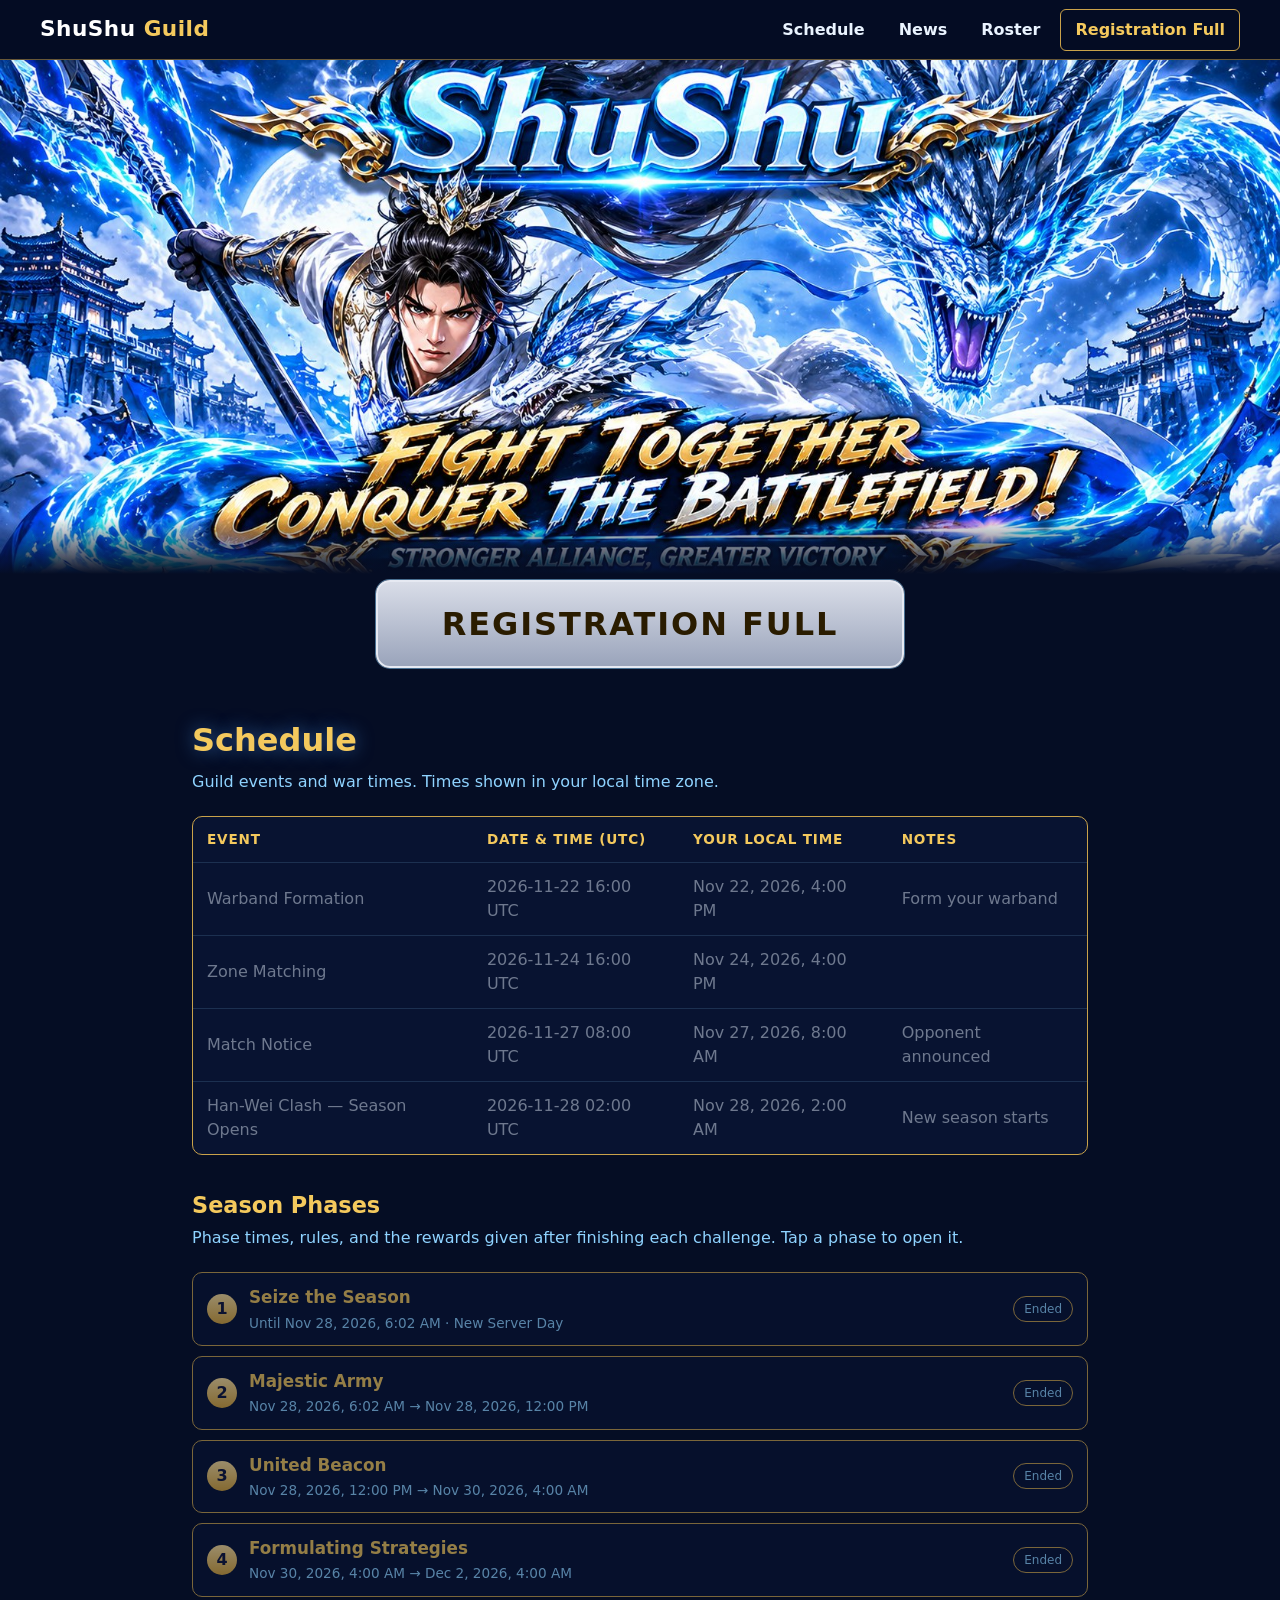
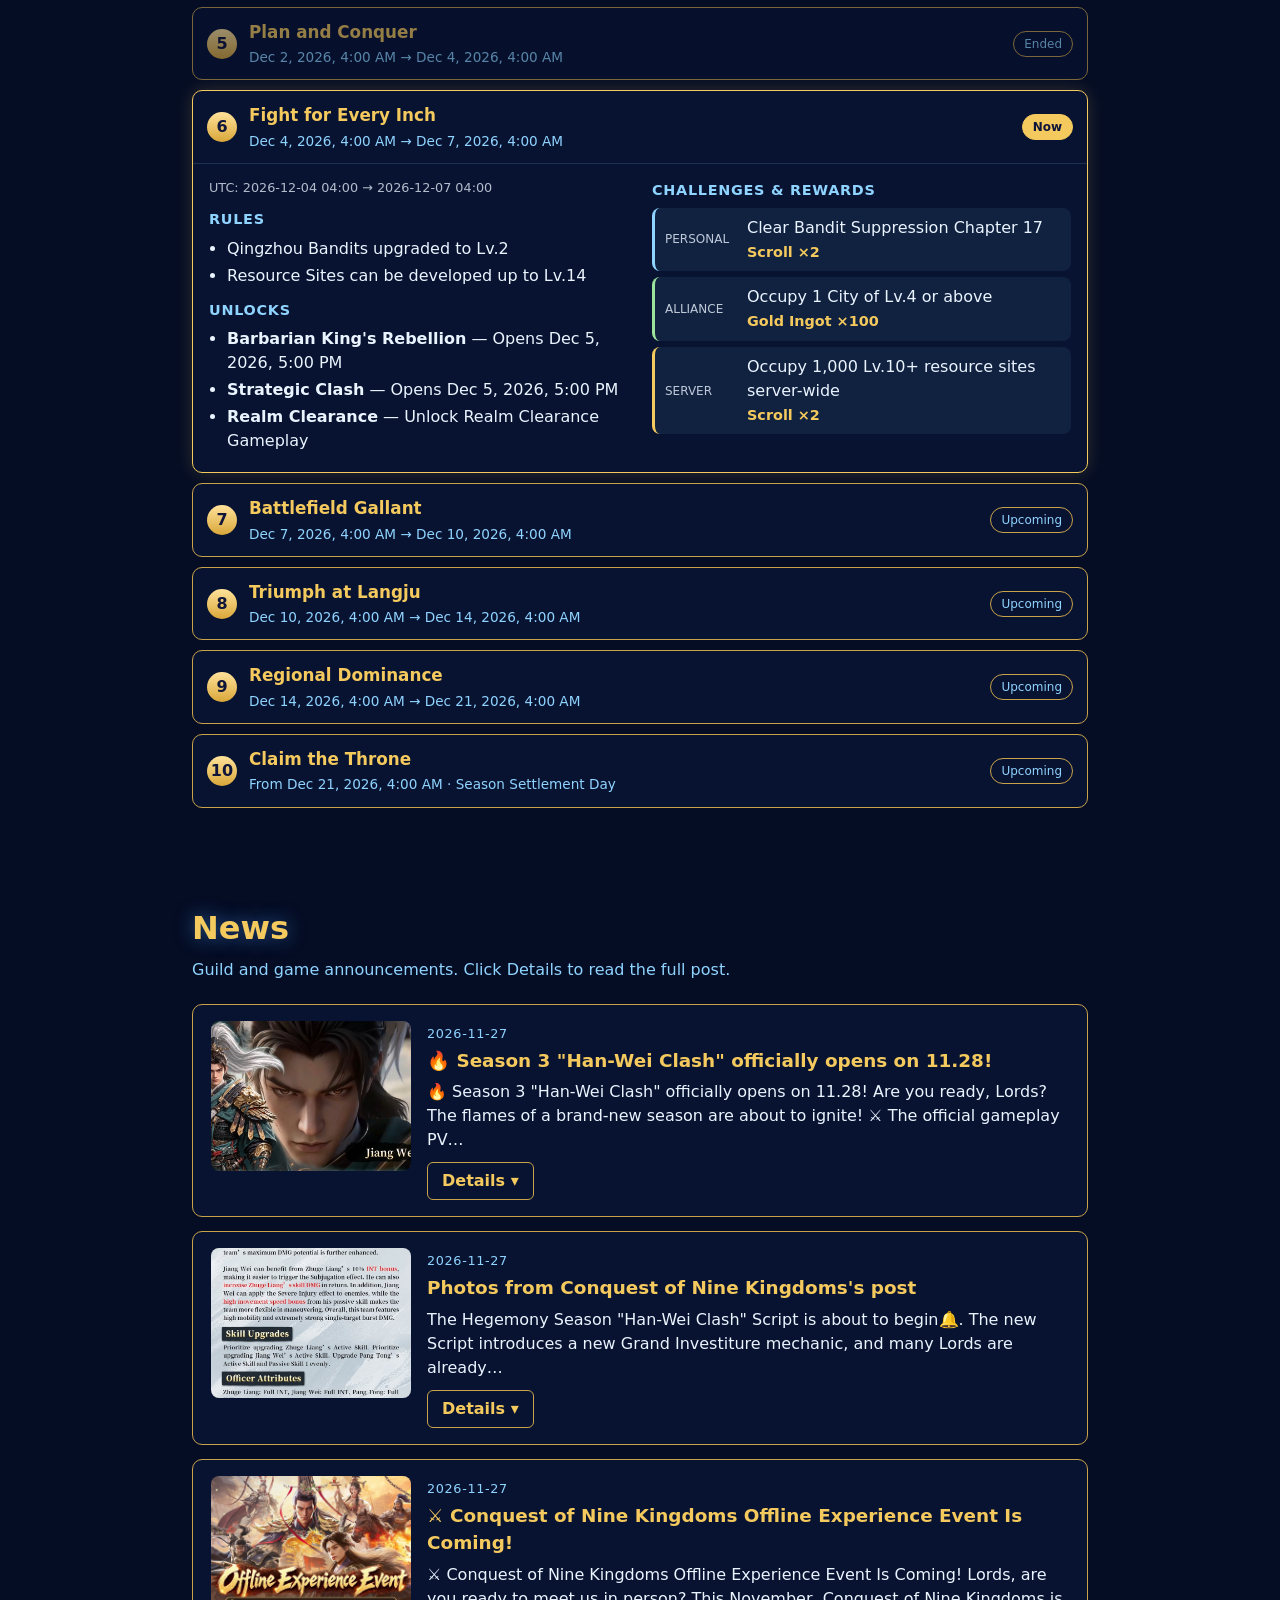
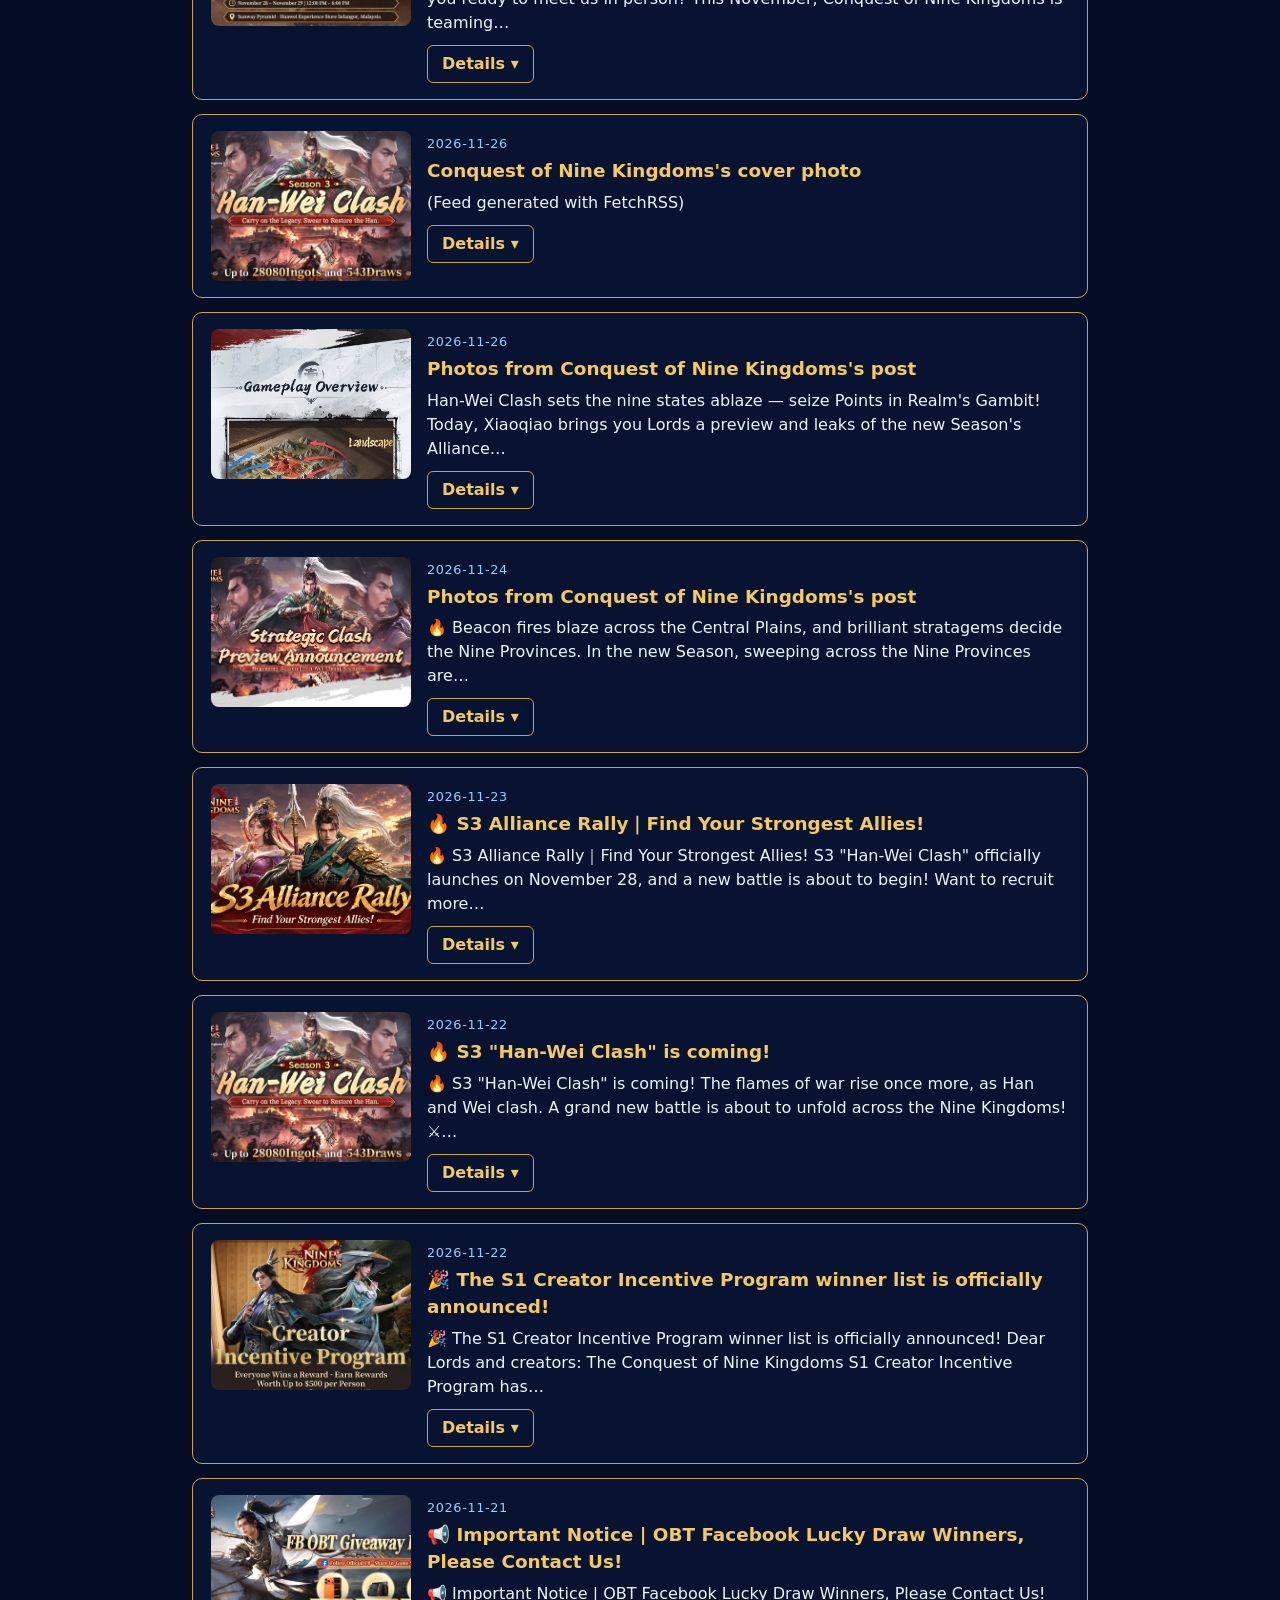
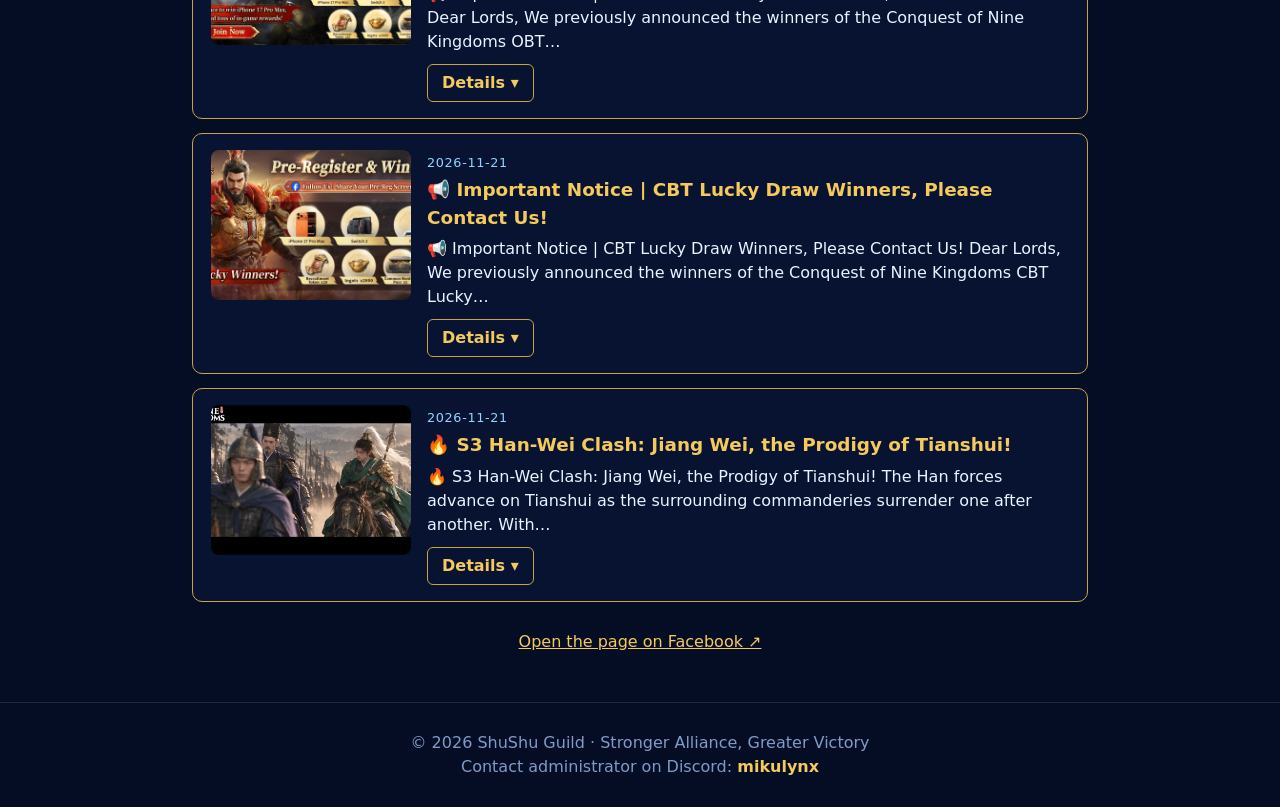
<file: index.html>
<!DOCTYPE html>
<html lang="en">
<head>
<meta charset="UTF-8">
<meta name="viewport" content="width=device-width, initial-scale=1">
<title>ShuShu Guild — Fight Together, Conquer the Battlefield</title>
<meta name="description" content="ShuShu Guild — Season 3 registration and schedule.">
<link rel="stylesheet" href="css/style.css">
</head>
<body>

<header class="nav">
  <a class="brand" href="#top">ShuShu <span>Guild</span></a>
  <button class="burger" aria-label="Menu" onclick="document.body.classList.toggle('open')">☰</button>
  <nav>
    <a href="#schedule">Schedule</a>
    <a href="#news">News</a>
    <a href="season3.html">Roster</a>
    <a href="regis.html" class="cta">Registration Season 3</a>
  </nav>
</header>

<main>
  <section id="top" class="hero">
    <div class="hero-fade"></div>
  </section>

  <section class="cta-band">
    <a class="register-btn" href="regis.html">Register for Season 3</a>
  </section>

  <section id="schedule" class="panel">
    <h2>Schedule</h2>
    <p class="sub">Guild events and war times. Times shown in your local time zone.</p>
    <div class="table-wrap">
      <table>
        <thead><tr><th>Event</th><th>Date &amp; Time (UTC)</th><th>Your local time</th><th>Notes</th></tr></thead>
        <tbody id="schedule-body"></tbody>
      </table>
    </div>
    <h3 class="phase-title">Season Phases</h3>
    <p class="sub">Phase times, rules, and the rewards given after finishing each challenge. Tap a phase to open it.</p>
    <div id="phases" class="phases"></div>
  </section>

  <section id="news" class="panel">
    <h2>News</h2>
    <p class="sub">Guild and game announcements. Click Details to read the full post.</p>
    <div id="news-list" class="news-list"></div>
    <p class="fb-link"><a id="fb-open" href="https://www.facebook.com/en.conquestofninekingdoms" target="_blank" rel="noopener">Open the page on Facebook ↗</a></p>
  </section>
</main>

<footer>© <span id="yr"></span> ShuShu Guild · Stronger Alliance, Greater Victory<br>Contact administrator on Discord: <strong>mikulynx</strong></footer>

<script src="js/config.js"></script>
<script src="js/app.js"></script>
<script src="js/phases.js"></script>
</body>
</html>
</file>
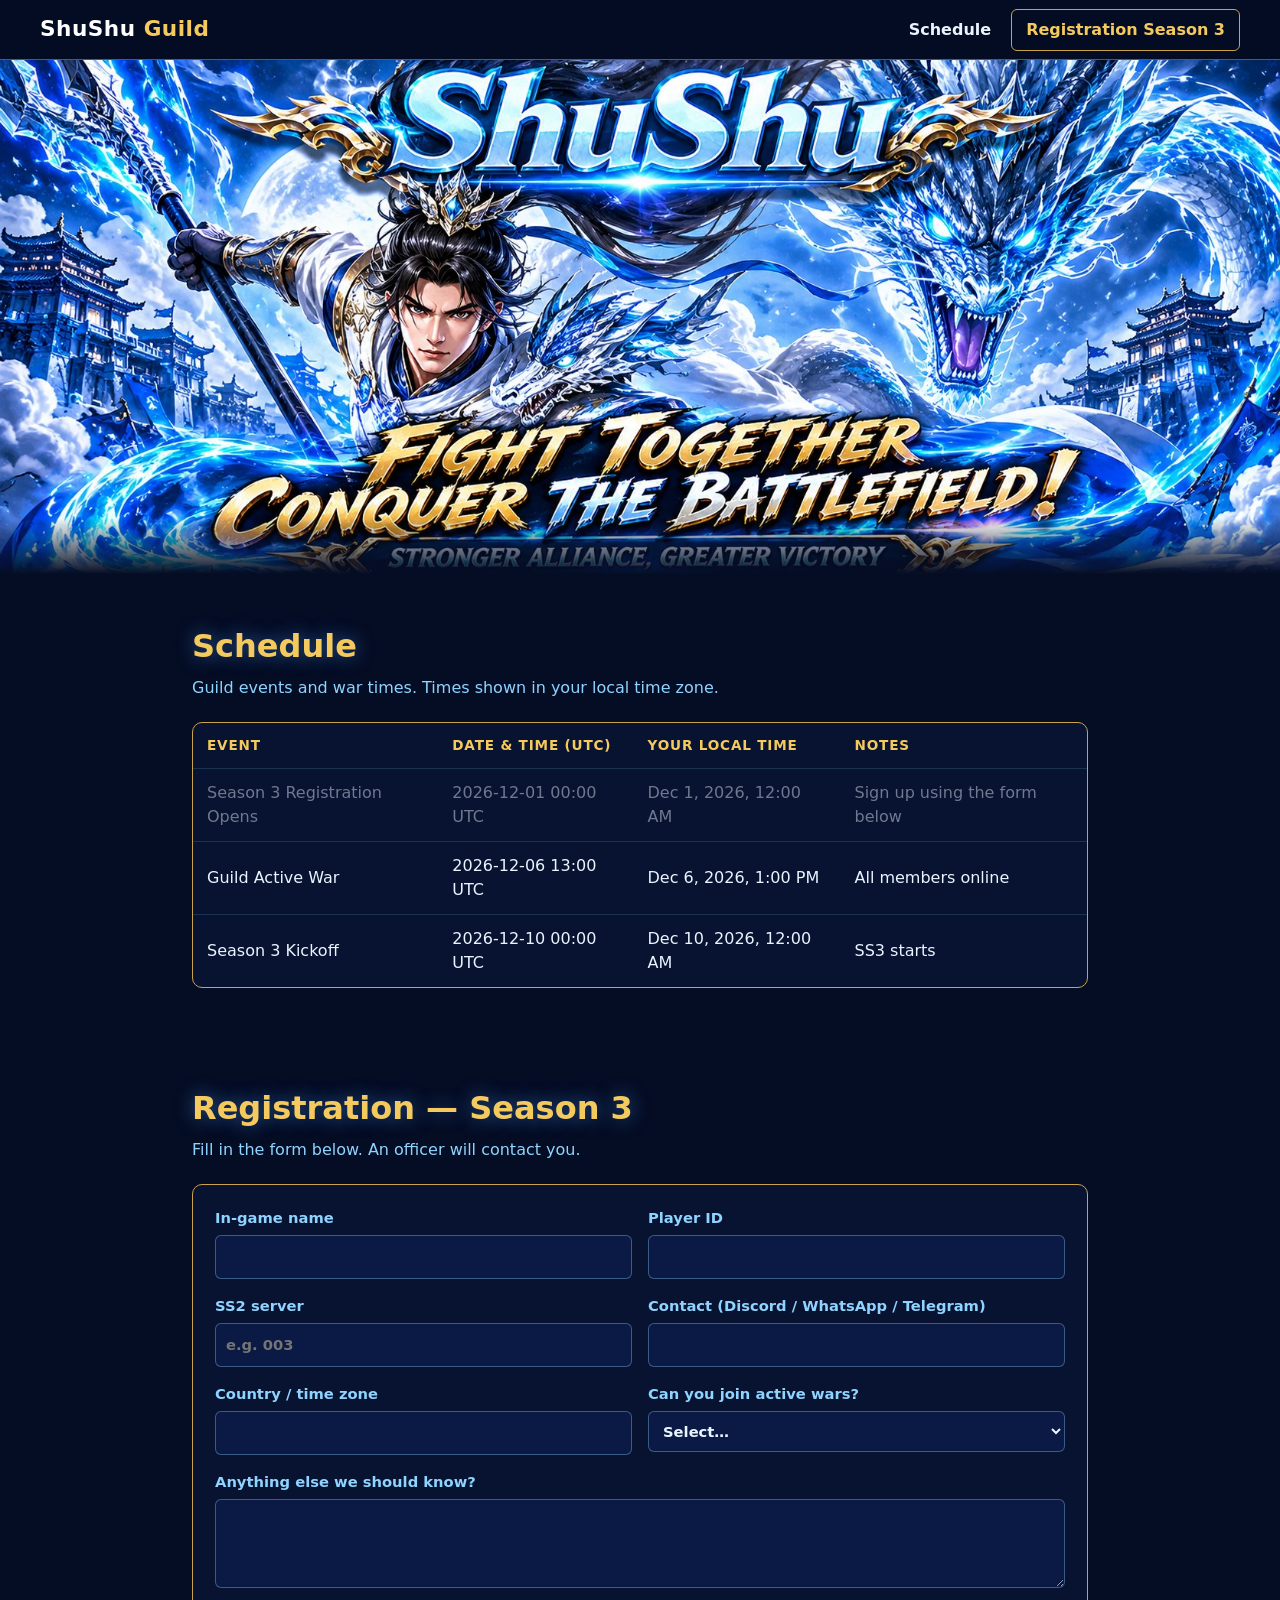
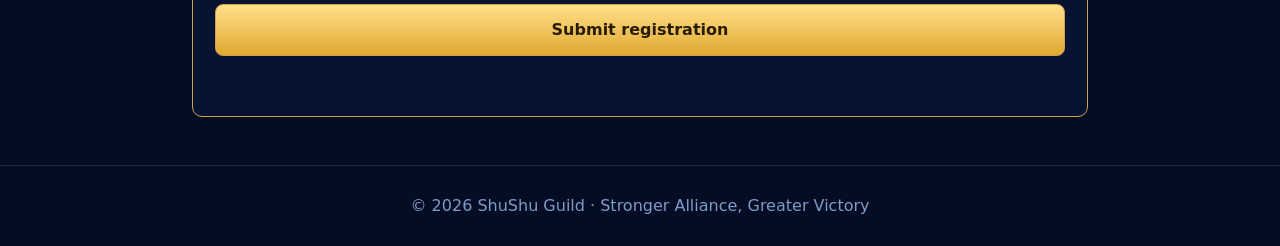
<file: shushu-guild/index.html>
<!DOCTYPE html>
<html lang="en">
<head>
<meta charset="UTF-8">
<meta name="viewport" content="width=device-width, initial-scale=1">
<title>ShuShu Guild — Fight Together, Conquer the Battlefield</title>
<meta name="description" content="ShuShu Guild — Season 3 registration and schedule.">
<link rel="stylesheet" href="css/style.css">
</head>
<body>

<header class="nav">
  <a class="brand" href="#top">ShuShu <span>Guild</span></a>
  <button class="burger" aria-label="Menu" onclick="document.body.classList.toggle('open')">☰</button>
  <nav>
    <a href="#schedule">Schedule</a>
    <a href="#registration" class="cta">Registration Season 3</a>
  </nav>
</header>

<main>
  <section id="top" class="hero">
    <div class="hero-fade"></div>
  </section>

  <section id="schedule" class="panel">
    <h2>Schedule</h2>
    <p class="sub">Guild events and war times. Times shown in your local time zone.</p>
    <div class="table-wrap">
      <table>
        <thead><tr><th>Event</th><th>Date &amp; Time (UTC)</th><th>Your local time</th><th>Notes</th></tr></thead>
        <tbody id="schedule-body"></tbody>
      </table>
    </div>
  </section>

  <section id="registration" class="panel">
    <h2>Registration — Season 3</h2>
    <p class="sub">Fill in the form below. An officer will contact you.</p>
    <form id="reg-form" novalidate>
      <label>In-game name
        <input name="ign" required maxlength="40" autocomplete="off">
      </label>
      <label>Player ID
        <input name="player_id" required maxlength="30" autocomplete="off">
      </label>
      <label>SS2 server
        <input name="server" required placeholder="e.g. 003" maxlength="10" autocomplete="off">
      </label>
      <label>Contact (Discord / WhatsApp / Telegram)
        <input name="contact" required maxlength="60" autocomplete="off">
      </label>
      <label>Country / time zone
        <input name="timezone" required maxlength="40" autocomplete="off">
      </label>
      <label>Can you join active wars?
        <select name="active_war" required>
          <option value="">Select…</option>
          <option>Yes, always</option>
          <option>Most of the time</option>
          <option>Sometimes</option>
        </select>
      </label>
      <label class="wide">Anything else we should know?
        <textarea name="notes" rows="3" maxlength="500"></textarea>
      </label>
      <button type="submit">Submit registration</button>
      <p id="reg-status" role="status"></p>
    </form>
  </section>
</main>

<footer>© <span id="yr"></span> ShuShu Guild · Stronger Alliance, Greater Victory</footer>

<script src="js/config.js"></script>
<script src="js/app.js"></script>
</body>
</html>
</file>
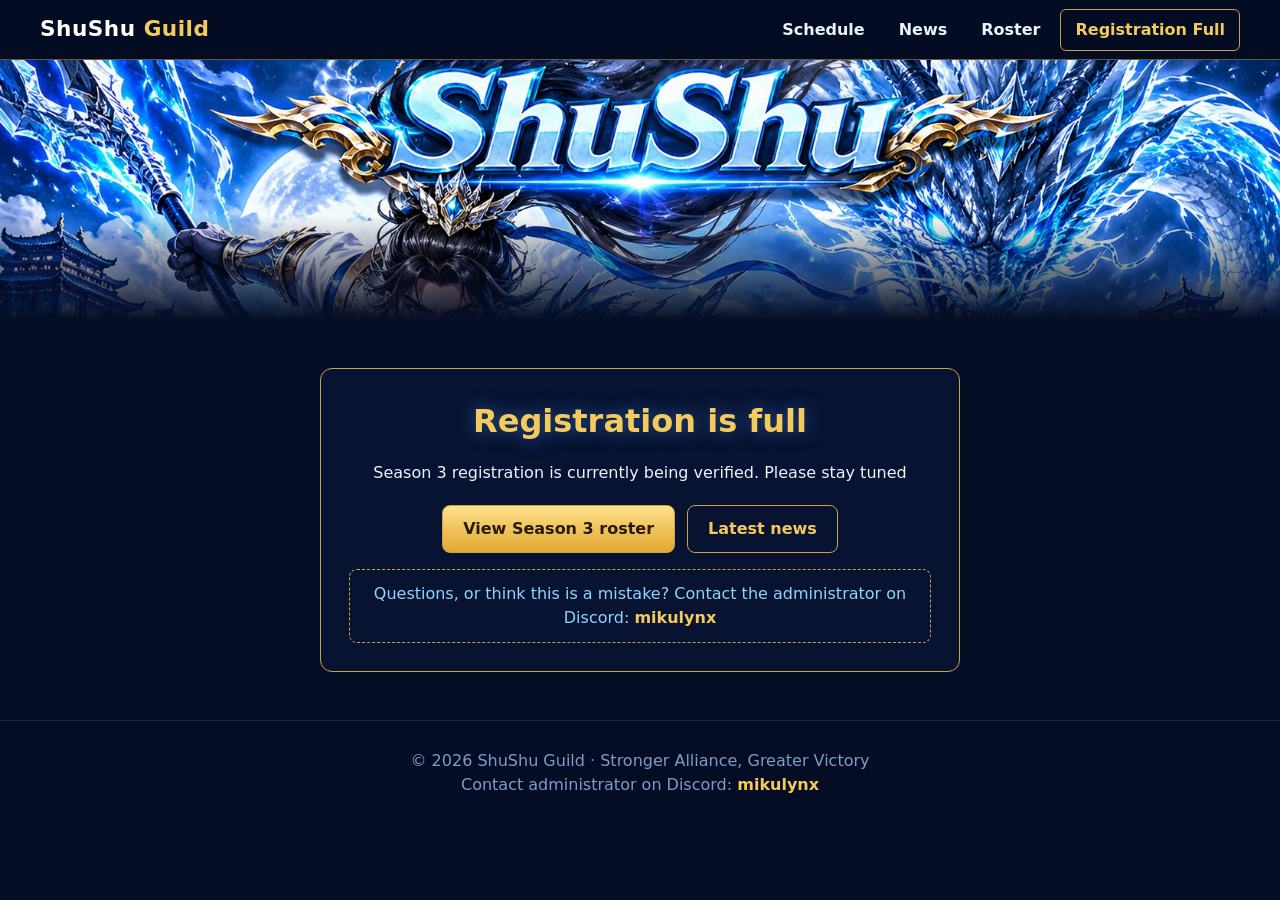
<file: regis.html>
<!DOCTYPE html>
<html lang="en">
<head>
<meta charset="UTF-8">
<meta name="viewport" content="width=device-width, initial-scale=1">
<title>Registration Season 3 — ShuShu Guild</title>
<meta name="description" content="Register for ShuShu Guild Season 3.">
<link rel="stylesheet" href="css/style.css">
<script src="js/config.js"></script>
<script>if (window.REGISTRATION_OPEN === false) location.replace("regis_full.html");</script>
</head>
<body>

<header class="nav">
  <a class="brand" href="index.html">ShuShu <span>Guild</span></a>
  <button class="burger" aria-label="Menu" onclick="document.body.classList.toggle('open')">☰</button>
  <nav>
    <a href="index.html#schedule">Schedule</a>
    <a href="index.html#news">News</a>
    <a href="season3.html">Roster</a>
    <a href="regis.html" class="cta">Registration Season 3</a>
  </nav>
</header>

<main>
  <div class="page-hero"></div>

  <section id="registration" class="panel">
    <h2>Registration — Season 3</h2>
    <p class="sub">Fill in the form below. An officer will contact you.</p>
    <div id="blocker-notice" class="blocker-notice" role="alert" hidden>
      <strong>We can't reach the registration server.</strong>
      <p>If you use an ad blocker or privacy extension (uBlock, AdBlock, Brave Shields…), please <b>turn it off for this site</b>, then press the button below. Otherwise, please try again in a moment.</p>
      <button type="button" id="blocker-recheck">I've turned it off — check again</button>
    </div>
    <form id="reg-form" novalidate>
      <label>In-game name
        <input name="ign" required maxlength="40" autocomplete="off">
      </label>
      <label>Player ID
        <input name="player_id" required maxlength="30" autocomplete="off">
      </label>
      <label>SS2 server
        <select name="server" required>
          <option value="">Select…</option>
          <option>SS2-001</option>
          <option>SS2-002</option>
          <option>SS2-003</option>
          <option>SS2-004</option>
          <option>SS2-005</option>
          <option>SS2-006</option>
          <option>SS2-007</option>
        </select>
      </label>
      <label>Contact (Discord / WhatsApp / Telegram)
        <input name="contact" required maxlength="60" autocomplete="off">
      </label>
      <label>Country
        <input name="country" required maxlength="40" autocomplete="country-name" data-letters placeholder="e.g. Indonesia">
      </label>
      <label>Preferable Role
        <select name="role" required>
          <option value="">Select…</option>
          <option>Shieldman</option>
          <option>Archer</option>
          <option>Cavalry</option>
        </select>
      </label>
      <label class="wide">Anything else we should know?
        <textarea name="notes" rows="3" maxlength="500"></textarea>
      </label>
      <button type="submit">Submit registration</button>
      <p id="reg-status" role="status"></p>
    </form>
    <p class="admin-note">Need help or made a mistake? Contact the administrator on Discord: <strong>mikulynx</strong></p>
  </section>
</main>

<footer>© <span id="yr"></span> ShuShu Guild · Stronger Alliance, Greater Victory<br>Contact administrator on Discord: <strong>mikulynx</strong></footer>

<script src="js/config.js"></script>
<script src="js/app.js"></script>
</body>
</html>
</file>
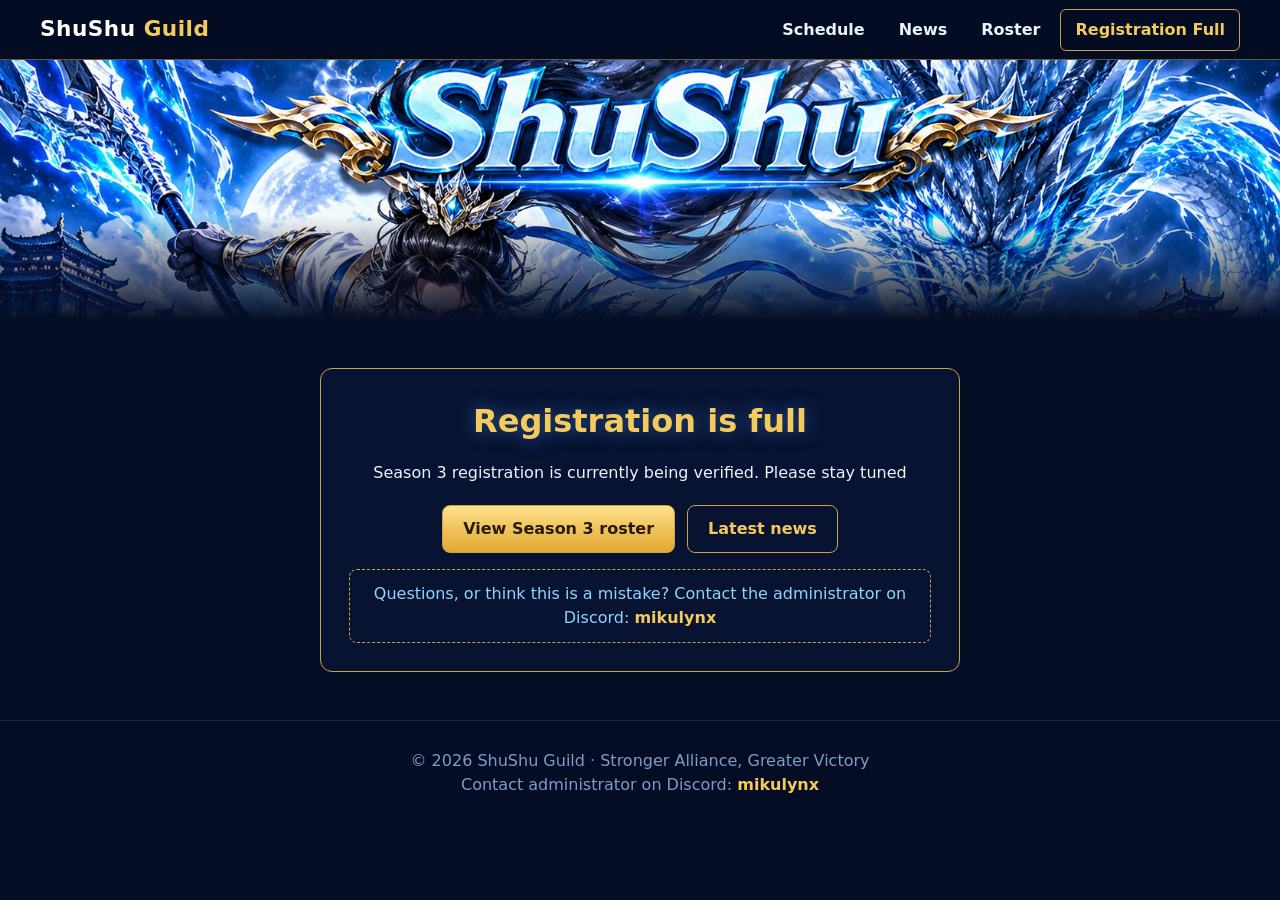
<file: regis_full.html>
<!DOCTYPE html>
<html lang="en">
<head>
<meta charset="UTF-8">
<meta name="viewport" content="width=device-width, initial-scale=1">
<title>Registration Full — ShuShu Guild</title>
<meta name="description" content="ShuShu Guild Season 3 registration is currently full.">
<link rel="stylesheet" href="css/style.css">
<script src="js/config.js"></script>
<script>if (window.REGISTRATION_OPEN !== false) location.replace("regis.html");</script>
</head>
<body>

<header class="nav">
  <a class="brand" href="index.html">ShuShu <span>Guild</span></a>
  <button class="burger" aria-label="Menu" onclick="document.body.classList.toggle('open')">☰</button>
  <nav>
    <a href="index.html#schedule">Schedule</a>
    <a href="index.html#news">News</a>
    <a href="season3.html">Roster</a>
    <a href="regis_full.html" class="cta">Registration Full</a>
  </nav>
</header>

<main>
  <div class="page-hero"></div>

  <section class="panel">
    <div class="full-box">
      <h2>Registration is full</h2>
      <p>Season 3 registration is currently being verified. Please stay tuned</p>
      <div class="btn-row">
        <a class="btn" href="season3.html">View Season 3 roster</a>
        <a class="btn ghost" href="index.html#news">Latest news</a>
      </div>
      <p class="admin-note">Questions, or think this is a mistake? Contact the administrator on Discord: <strong>mikulynx</strong></p>
    </div>
  </section>
</main>

<footer>© <span id="yr"></span> ShuShu Guild · Stronger Alliance, Greater Victory<br>Contact administrator on Discord: <strong>mikulynx</strong></footer>

<script src="js/app.js"></script>
</body>
</html>
</file>
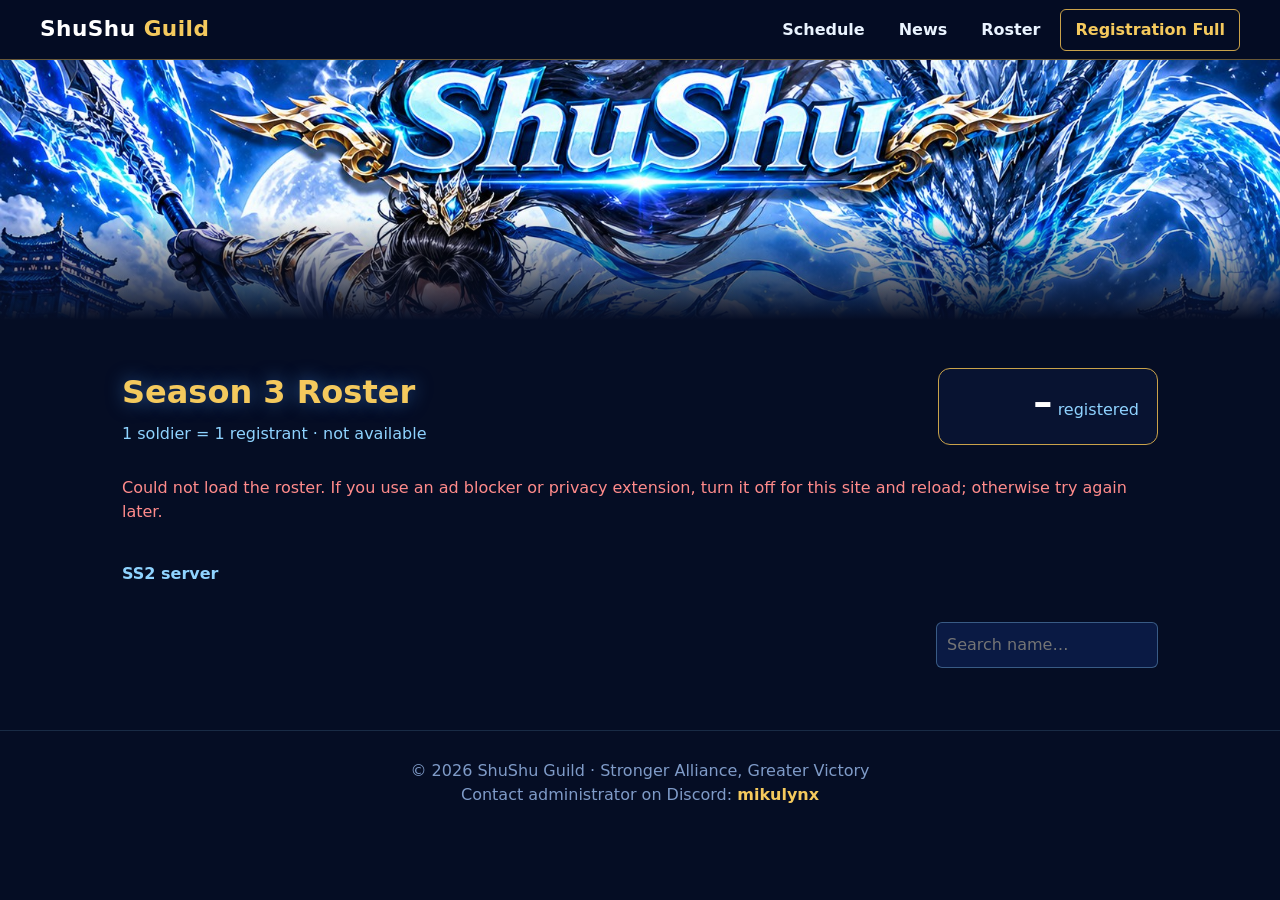
<file: season3.html>
<!DOCTYPE html>
<html lang="en">
<head>
<meta charset="UTF-8">
<meta name="viewport" content="width=device-width, initial-scale=1">
<title>Season 3 Roster — ShuShu Guild</title>
<meta name="description" content="ShuShu Guild Season 3 roster: registered members by role and SS2 server.">
<link rel="stylesheet" href="css/style.css">
</head>
<body>

<header class="nav">
  <a class="brand" href="index.html">ShuShu <span>Guild</span></a>
  <button class="burger" aria-label="Menu" onclick="document.body.classList.toggle('open')">☰</button>
  <nav>
    <a href="index.html#schedule">Schedule</a>
    <a href="index.html#news">News</a>
    <a href="season3.html">Roster</a>
    <a href="regis.html" class="cta">Registration Season 3</a>
  </nav>
</header>

<main>
  <div class="page-hero"></div>

  <section class="panel wide roster">
    <div class="r-head">
      <div>
        <h2>Season 3 Roster</h2>
        <p class="sub">1 soldier = 1 registrant · <span id="r-updated">loading…</span></p>
      </div>
      <div class="r-total">
        <div><strong id="r-total-n">–</strong> <span>registered</span></div>
        <div id="r-total-pills" class="r-pills"></div>
      </div>
    </div>

    <p id="r-status" class="r-status" role="status"></p>

    <div id="r-cards" class="r-cards"></div>

    <h3 class="r-h3">SS2 server</h3>
    <div id="r-servers" class="r-servers"></div>

    <div class="r-toolbar">
      <div id="r-tabs" class="r-tabs"></div>
      <input type="search" id="r-search" placeholder="Search name…" maxlength="40" aria-label="Search name">
    </div>
    <div id="r-list" class="r-list"></div>
  </section>
</main>

<footer>© <span id="yr"></span> ShuShu Guild · Stronger Alliance, Greater Victory<br>Contact administrator on Discord: <strong>mikulynx</strong></footer>

<script src="js/config.js"></script>
<script src="js/app.js"></script>
<script src="js/roster.js"></script>
</body>
</html>
</file>
<file: css/style.css>
:root{--bg:#050d24;--panel:rgba(8,20,52,.88);--line:#c9a24a;--gold:#f4c95d;--ice:#8fd3ff;--text:#eaf4ff}
*{box-sizing:border-box}
html{scroll-behavior:smooth;scroll-padding-top:70px}
body{margin:0;background:var(--bg);color:var(--text);font-family:system-ui,-apple-system,"Segoe UI",Roboto,sans-serif;line-height:1.5}
.nav{position:fixed;inset:0 0 auto 0;height:60px;z-index:10;display:flex;align-items:center;justify-content:space-between;padding:0 clamp(14px,4vw,40px);background:rgba(5,13,36,.82);backdrop-filter:blur(8px);border-bottom:1px solid rgba(201,162,74,.5)}
.brand{font-weight:800;font-size:1.35rem;color:#fff;text-decoration:none;letter-spacing:.5px}
.brand span{color:var(--gold)}
nav{display:flex;gap:6px;align-items:center}
nav a{color:var(--text);text-decoration:none;padding:8px 14px;border-radius:6px;font-weight:600}
nav a:hover{background:rgba(143,211,255,.15)}
nav a.cta{border:1px solid var(--line);color:var(--gold)}
nav a.cta:hover{background:rgba(244,201,93,.15)}
.burger{display:none;background:none;border:0;color:#fff;font-size:1.6rem;cursor:pointer}
.hero{position:relative;margin-top:60px;aspect-ratio:1672/672;min-height:300px;background:url(../assets/bg.jpg) center/cover no-repeat}
.hero-fade{position:absolute;inset:auto 0 0 0;height:11%;background:linear-gradient(transparent,var(--bg))}
.panel{max-width:960px;margin:0 auto;padding:48px clamp(16px,4vw,32px)}
.panel h2{margin:0 0 6px;font-size:2rem;color:var(--gold);text-shadow:0 0 18px rgba(80,160,255,.5)}
.sub{margin:0 0 22px;color:var(--ice)}
.table-wrap{overflow-x:auto;border:1px solid var(--line);border-radius:10px;background:var(--panel)}
table{width:100%;border-collapse:collapse;min-width:560px}
th,td{padding:12px 14px;text-align:left;border-bottom:1px solid rgba(143,211,255,.15)}
th{color:var(--gold);font-size:.85rem;text-transform:uppercase;letter-spacing:.06em}
tr:last-child td{border-bottom:0}
.past{opacity:.45}
form{display:grid;grid-template-columns:1fr 1fr;gap:16px;padding:22px;border:1px solid var(--line);border-radius:10px;background:var(--panel)}
label{display:flex;flex-direction:column;gap:6px;font-weight:600;font-size:.92rem;color:var(--ice)}
label.wide,form button,#reg-status{grid-column:1/-1}
input,select,textarea{font:inherit;color:var(--text);background:#0a1a44;border:1px solid rgba(143,211,255,.35);border-radius:6px;padding:10px}
input:focus,select:focus,textarea:focus{outline:2px solid var(--gold);outline-offset:1px}
input.bad,select.bad{border-color:#ff6b6b}
form button{padding:13px;border:1px solid var(--line);border-radius:8px;font:inherit;font-weight:800;color:#2a1c00;background:linear-gradient(#ffe08a,#e0a830);cursor:pointer}
form button:disabled{opacity:.6;cursor:wait}
#reg-status{margin:0;min-height:1.4em}
#reg-status.ok{color:#7dff9b}#reg-status.err{color:#ff8b8b}
footer{text-align:center;padding:28px 16px;color:#7f9bc8;border-top:1px solid rgba(143,211,255,.15)}
@media(max-width:640px){
  .burger{display:block}
  nav{position:absolute;top:60px;left:0;right:0;flex-direction:column;align-items:stretch;background:rgba(5,13,36,.97);padding:10px 16px;display:none}
  body.open nav{display:flex}
  form{grid-template-columns:1fr}
}

.page-hero{margin-top:60px;height:clamp(140px,22vw,260px);background:url(../assets/bg.jpg) center top/cover no-repeat;position:relative}
.page-hero::after{content:"";position:absolute;inset:auto 0 0 0;height:40%;background:linear-gradient(transparent,var(--bg))}
.fb-feed{display:flex;justify-content:center;min-height:120px;border:1px solid var(--line);border-radius:10px;background:var(--panel);padding:12px;overflow:hidden}
.fb-feed iframe{border:0;max-width:100%;background:#fff;border-radius:6px}
.fb-link{text-align:center;margin:12px 0 0}
.fb-link a{color:var(--gold)}

.news-list{display:grid;gap:14px;margin-bottom:28px}
.news-card{border:1px solid var(--line);border-radius:10px;background:var(--panel);padding:16px 18px}
.news-card time{font-size:.8rem;color:var(--ice);letter-spacing:.05em}
.news-card h3{margin:2px 0 6px;color:var(--gold);font-size:1.15rem}
.news-card p{margin:0 0 10px}
.news-card .more{background:none;border:1px solid var(--line);color:var(--gold);border-radius:6px;padding:6px 14px;font:inherit;font-weight:700;cursor:pointer}
.news-card .more:hover{background:rgba(244,201,93,.15)}
.news-body{margin-top:12px;padding-top:12px;border-top:1px solid rgba(143,211,255,.2)}
.news-body[hidden]{display:none}
.news-body p{white-space:pre-line}
.news-body a{color:var(--gold)}
.fb-title{margin:0 0 12px;color:var(--ice);font-size:1rem;font-weight:700}

/* ---- Season 3 roster ---- */
.panel.wide{max-width:1100px}
.r-shield{--c:#f4c95d}.r-archer{--c:#7fd0ff}.r-cav{--c:#ff7b7b}.r-none{--c:#9aa9c4}
.r-head{display:flex;justify-content:space-between;align-items:flex-start;gap:20px;flex-wrap:wrap;margin-bottom:8px}
.r-total{min-width:220px;padding:14px 18px;border:1px solid var(--line);border-radius:12px;background:var(--panel);text-align:right}
.r-total strong{font-size:2.4rem;line-height:1;color:#fff}
.r-total span{color:var(--ice)}
.r-pills{display:flex;gap:6px;flex-wrap:wrap;justify-content:flex-end;margin-top:8px}
.r-pill{font-size:.78rem;font-weight:700;padding:3px 10px;border-radius:999px;border:1px solid var(--c);color:var(--c);background:rgba(0,0,0,.25)}
.r-status{min-height:1.2em;margin:0 0 12px;color:var(--ice)}
.r-status.err{color:#ff8b8b}
.r-cards{display:grid;grid-template-columns:repeat(auto-fit,minmax(220px,1fr));gap:14px;margin-bottom:26px}
.r-card{all:unset;box-sizing:border-box;cursor:pointer;display:block;padding:16px 18px;border:1px solid rgba(201,162,74,.55);border-top:3px solid var(--c);border-radius:12px;background:var(--panel)}
.r-card:hover,.r-card:focus-visible{background:rgba(20,40,90,.9)}
.r-card:focus-visible,.r-chip:focus-visible,.r-tab:focus-visible{outline:2px solid var(--gold);outline-offset:2px}
.r-card.on{box-shadow:0 0 0 2px var(--c),0 0 22px rgba(120,180,255,.25)}
.r-card-top{display:flex;align-items:center;gap:10px}
.r-rank{display:inline-grid;place-items:center;width:26px;height:26px;border-radius:50%;background:var(--c);color:#10131f;font-weight:800;font-size:.85rem}
.r-card-name{font-weight:800;font-size:1.1rem;color:var(--c)}
.r-card-n{font-size:2.6rem;font-weight:800;line-height:1.1;margin:8px 0;color:#fff}
.r-bar{height:8px;border-radius:99px;background:rgba(143,211,255,.15);overflow:hidden}
.r-bar span{display:block;height:100%;background:var(--c);border-radius:99px}
.r-card-sub{margin-top:6px;font-size:.85rem;color:var(--ice)}
.r-h3{margin:0 0 10px;color:var(--ice);font-size:1rem}
.r-servers{display:flex;flex-wrap:wrap;gap:8px;margin-bottom:26px}
.r-chip{all:unset;box-sizing:border-box;cursor:pointer;display:inline-flex;gap:8px;align-items:center;padding:6px 12px;border:1px solid rgba(143,211,255,.35);border-radius:999px;background:var(--panel);font-size:.9rem}
.r-chip b{color:var(--gold)}
.r-chip:hover{border-color:var(--gold)}
.r-chip.on{background:rgba(244,201,93,.18);border-color:var(--gold)}
.r-toolbar{display:flex;gap:12px;flex-wrap:wrap;align-items:center;justify-content:space-between;margin-bottom:14px}
.r-tabs{display:flex;gap:6px;flex-wrap:wrap}
.r-tab{all:unset;box-sizing:border-box;cursor:pointer;padding:8px 14px;border-radius:8px;border:1px solid rgba(143,211,255,.3);font-weight:700;font-size:.9rem;background:var(--panel)}
.r-tab:hover{border-color:var(--gold)}
.r-tab.on{background:rgba(244,201,93,.18);border-color:var(--gold);color:var(--gold)}
#r-search{min-width:200px}
.r-list{display:grid;grid-template-columns:repeat(auto-fill,minmax(250px,1fr));gap:8px}
.r-member{display:grid;grid-template-columns:10px 1fr auto auto;gap:10px;align-items:center;padding:9px 12px;border:1px solid rgba(143,211,255,.18);border-radius:8px;background:var(--panel)}
.r-dot{width:10px;height:10px;border-radius:50%;background:var(--c)}
.r-name{font-weight:700;overflow:hidden;text-overflow:ellipsis;white-space:nowrap}
.r-role{font-size:.78rem;color:var(--c);font-weight:700}
.r-srv{font-size:.78rem;color:var(--ice);border:1px solid rgba(143,211,255,.3);border-radius:6px;padding:1px 6px}
.r-empty{grid-column:1/-1;color:var(--ice);text-align:center;padding:24px}
@media(max-width:640px){.r-total{text-align:left;width:100%}.r-pills{justify-content:flex-start}}

.admin-note{margin:16px 0 0;padding:12px 16px;border:1px dashed var(--line);border-radius:8px;color:var(--ice);text-align:center}
.admin-note strong,footer strong{color:var(--gold)}

/* news images + video */
.news-card.has-img{display:grid;grid-template-columns:200px 1fr;gap:16px;align-items:start}
.news-img{width:100%;aspect-ratio:4/3;object-fit:cover;border-radius:8px;background:#0a1a44}
.news-main{min-width:0}
.news-video{position:relative;aspect-ratio:16/9;margin-bottom:12px}
.news-video.portrait{aspect-ratio:9/16;max-width:320px}
.news-video iframe{position:absolute;inset:0;width:100%;height:100%;border:0;border-radius:8px;background:#000}
@media(max-width:640px){.news-card.has-img{grid-template-columns:1fr}.news-img{aspect-ratio:16/9}}

/* registration full page */
.full-box{max-width:640px;margin:0 auto;padding:28px;border:1px solid var(--line);border-radius:12px;background:var(--panel);text-align:center}
.full-box h2{margin:0 0 10px}
.btn-row{display:flex;gap:12px;justify-content:center;flex-wrap:wrap;margin:20px 0 4px}
.btn{display:inline-block;padding:11px 20px;border:1px solid var(--line);border-radius:8px;font-weight:800;text-decoration:none;color:#2a1c00;background:linear-gradient(#ffe08a,#e0a830)}
.btn.ghost{color:var(--gold);background:transparent}
.btn:hover{filter:brightness(1.1)}

/* big register button on the home page */
.cta-band{display:flex;justify-content:center;padding:6px clamp(16px,4vw,32px) 0}
.register-btn{display:inline-block;max-width:100%;text-align:center;text-transform:uppercase;letter-spacing:.06em;text-decoration:none;font-weight:900;font-size:clamp(1.25rem,3.2vw,2rem);color:#2a1c00;padding:18px clamp(28px,6vw,64px);border:2px solid #fff3c4;border-radius:14px;background:linear-gradient(180deg,#fff0a8 0%,#ffd24a 45%,#e09a1a 100%);box-shadow:0 0 0 1px rgba(201,162,74,.8),0 8px 28px rgba(255,200,70,.35),inset 0 2px 0 rgba(255,255,255,.6);transition:transform .15s,box-shadow .15s,filter .15s}
.register-btn:hover,.register-btn:focus-visible{transform:translateY(-2px) scale(1.02);filter:brightness(1.06);box-shadow:0 0 0 1px #c9a24a,0 12px 36px rgba(255,200,70,.55),inset 0 2px 0 rgba(255,255,255,.7)}
.register-btn:focus-visible{outline:3px solid #fff;outline-offset:3px}
.register-btn:active{transform:translateY(0) scale(.99)}
.register-btn.is-full{background:linear-gradient(180deg,#d9dde8,#9aa4bb);border-color:#e6e9f2;box-shadow:0 0 0 1px rgba(143,211,255,.5)}
@media(prefers-reduced-motion:no-preference){.register-btn:not(.is-full){animation:regpulse 2.6s ease-in-out infinite}}
@keyframes regpulse{0%,100%{box-shadow:0 0 0 1px rgba(201,162,74,.8),0 8px 28px rgba(255,200,70,.30),inset 0 2px 0 rgba(255,255,255,.6)}50%{box-shadow:0 0 0 1px rgba(201,162,74,.8),0 8px 38px rgba(255,200,70,.6),inset 0 2px 0 rgba(255,255,255,.6)}}

/* connection / ad-blocker notice */
.blocker-notice{margin:0 0 16px;padding:16px 18px;border:1px solid #ff8b8b;border-radius:10px;background:rgba(120,20,30,.35)}
.blocker-notice[hidden]{display:none}
.blocker-notice strong{color:#ffb4b4}
.blocker-notice p{margin:6px 0 12px}
.blocker-notice button{font:inherit;font-weight:800;padding:9px 16px;border-radius:8px;border:1px solid var(--line);color:#2a1c00;background:linear-gradient(#ffe08a,#e0a830);cursor:pointer}
form.locked{opacity:.5}

/* ---- Season phases ---- */
.phase-title{margin:34px 0 4px;font-size:1.4rem;color:var(--gold)}
.phases{display:grid;gap:10px;margin-top:12px}
.phase{border:1px solid var(--line);border-radius:10px;background:var(--panel);overflow:hidden}
.phase.now{border-color:var(--gold);box-shadow:0 0 18px rgba(244,201,93,.18)}
.phase.ended{opacity:.6}
.phase summary{list-style:none;cursor:pointer;display:flex;align-items:center;gap:12px;padding:12px 14px}
.phase summary::-webkit-details-marker{display:none}
.ph-n{flex:none;width:30px;height:30px;border-radius:50%;display:grid;place-items:center;font-weight:700;color:#10163a;background:linear-gradient(#ffe29a,#d9a73a)}
.ph-head{flex:1;display:flex;flex-direction:column;gap:2px;min-width:0}
.ph-name{font-weight:700;color:var(--gold);font-size:1.05rem}
.ph-when{font-size:.85rem;color:var(--ice);overflow-wrap:anywhere}
.ph-chip{flex:none;font-size:.75rem;padding:3px 10px;border-radius:999px;border:1px solid var(--line);color:var(--ice)}
.phase.now .ph-chip{background:var(--gold);color:#10163a;border-color:var(--gold);font-weight:700}
.ph-body{display:grid;grid-template-columns:1fr 1fr;gap:6px 24px;padding:4px 16px 16px;border-top:1px solid rgba(143,211,255,.15)}
.ph-col h4{margin:12px 0 6px;color:var(--ice);font-size:.9rem;text-transform:uppercase;letter-spacing:.05em}
.ph-col ul{margin:0;padding-left:18px}.ph-col li{margin:3px 0}
.ph-utc{margin:10px 0 0;font-size:.8rem;opacity:.75}
.ph-ch{display:grid;grid-template-columns:72px 1fr;gap:2px 10px;padding:8px 10px;margin:6px 0;border-radius:8px;background:rgba(143,211,255,.07);border-left:3px solid var(--ice)}
.ph-ch.alliance{border-left-color:#9be39b}.ph-ch.server{border-left-color:var(--gold)}
.ph-ct{font-size:.75rem;text-transform:uppercase;opacity:.8;grid-row:span 2;align-self:center}
.ph-reward{color:var(--gold);font-weight:600;font-size:.9rem}
@media(max-width:640px){.ph-body{grid-template-columns:1fr}.ph-ch{grid-template-columns:62px 1fr}}
</file>
<file: shushu-guild/css/style.css>
:root{--bg:#050d24;--panel:rgba(8,20,52,.88);--line:#c9a24a;--gold:#f4c95d;--ice:#8fd3ff;--text:#eaf4ff}
*{box-sizing:border-box}
html{scroll-behavior:smooth;scroll-padding-top:70px}
body{margin:0;background:var(--bg);color:var(--text);font-family:system-ui,-apple-system,"Segoe UI",Roboto,sans-serif;line-height:1.5}
.nav{position:fixed;inset:0 0 auto 0;height:60px;z-index:10;display:flex;align-items:center;justify-content:space-between;padding:0 clamp(14px,4vw,40px);background:rgba(5,13,36,.82);backdrop-filter:blur(8px);border-bottom:1px solid rgba(201,162,74,.5)}
.brand{font-weight:800;font-size:1.35rem;color:#fff;text-decoration:none;letter-spacing:.5px}
.brand span{color:var(--gold)}
nav{display:flex;gap:6px;align-items:center}
nav a{color:var(--text);text-decoration:none;padding:8px 14px;border-radius:6px;font-weight:600}
nav a:hover{background:rgba(143,211,255,.15)}
nav a.cta{border:1px solid var(--line);color:var(--gold)}
nav a.cta:hover{background:rgba(244,201,93,.15)}
.burger{display:none;background:none;border:0;color:#fff;font-size:1.6rem;cursor:pointer}
.hero{position:relative;margin-top:60px;aspect-ratio:1672/672;min-height:300px;background:url(../assets/bg.jpg) center/cover no-repeat}
.hero-fade{position:absolute;inset:auto 0 0 0;height:11%;background:linear-gradient(transparent,var(--bg))}
.panel{max-width:960px;margin:0 auto;padding:48px clamp(16px,4vw,32px)}
.panel h2{margin:0 0 6px;font-size:2rem;color:var(--gold);text-shadow:0 0 18px rgba(80,160,255,.5)}
.sub{margin:0 0 22px;color:var(--ice)}
.table-wrap{overflow-x:auto;border:1px solid var(--line);border-radius:10px;background:var(--panel)}
table{width:100%;border-collapse:collapse;min-width:560px}
th,td{padding:12px 14px;text-align:left;border-bottom:1px solid rgba(143,211,255,.15)}
th{color:var(--gold);font-size:.85rem;text-transform:uppercase;letter-spacing:.06em}
tr:last-child td{border-bottom:0}
.past{opacity:.45}
form{display:grid;grid-template-columns:1fr 1fr;gap:16px;padding:22px;border:1px solid var(--line);border-radius:10px;background:var(--panel)}
label{display:flex;flex-direction:column;gap:6px;font-weight:600;font-size:.92rem;color:var(--ice)}
label.wide,form button,#reg-status{grid-column:1/-1}
input,select,textarea{font:inherit;color:var(--text);background:#0a1a44;border:1px solid rgba(143,211,255,.35);border-radius:6px;padding:10px}
input:focus,select:focus,textarea:focus{outline:2px solid var(--gold);outline-offset:1px}
input.bad,select.bad{border-color:#ff6b6b}
form button{padding:13px;border:1px solid var(--line);border-radius:8px;font:inherit;font-weight:800;color:#2a1c00;background:linear-gradient(#ffe08a,#e0a830);cursor:pointer}
form button:disabled{opacity:.6;cursor:wait}
#reg-status{margin:0;min-height:1.4em}
#reg-status.ok{color:#7dff9b}#reg-status.err{color:#ff8b8b}
footer{text-align:center;padding:28px 16px;color:#7f9bc8;border-top:1px solid rgba(143,211,255,.15)}
@media(max-width:640px){
  .burger{display:block}
  nav{position:absolute;top:60px;left:0;right:0;flex-direction:column;align-items:stretch;background:rgba(5,13,36,.97);padding:10px 16px;display:none}
  body.open nav{display:flex}
  form{grid-template-columns:1fr}
}
</file>
